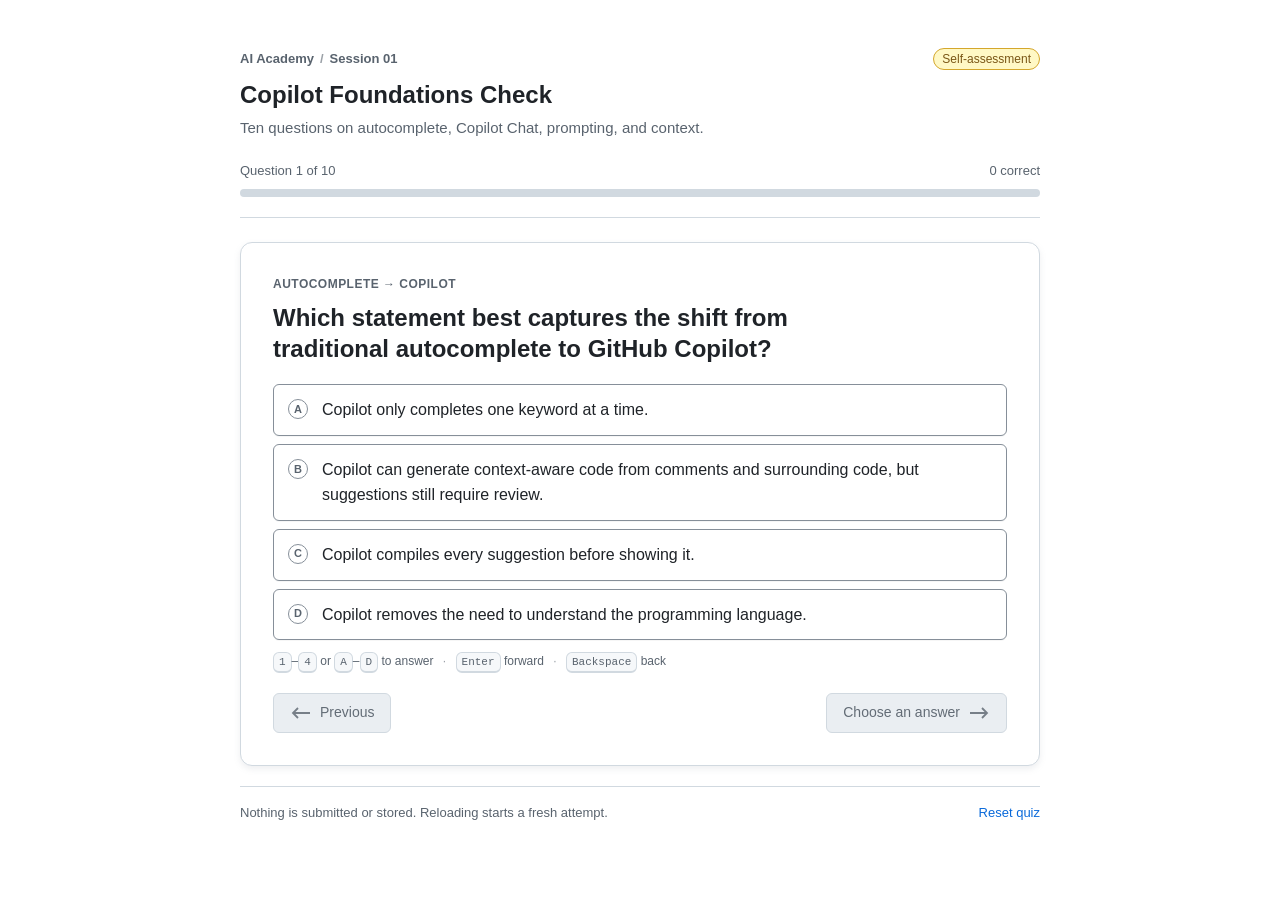
<file: docs/index.html>
<!doctype html>
<html lang="en">
<head>
    <meta charset="utf-8">
    <meta name="viewport" content="width=device-width, initial-scale=1">
    <meta name="color-scheme" content="light dark">
    <meta name="description" content="A self-assessment quiz for the first GitHub Copilot workshop session.">
    <title>Copilot Foundations Check</title>

    <link rel="icon" href="data:image/svg+xml,%3Csvg xmlns='http://www.w3.org/2000/svg' viewBox='0 0 32 32'%3E%3Crect width='32' height='32' rx='6' fill='%231f883d'/%3E%3Cpath d='M8 16.5l5.5 5.5L24 11' fill='none' stroke='%23fff' stroke-width='3.5' stroke-linecap='round' stroke-linejoin='round'/%3E%3C/svg%3E">

    <link rel="stylesheet" href="quiz.css">
</head>
<body>
    <a class="skip-link" href="#question-text">Skip to the question</a>

    <main class="quiz-shell">
        <header class="quiz-header">
            <div class="header-top">
                <p class="eyebrow">AI Academy <span aria-hidden="true">/</span> Session 01</p>
                <span class="self-check-badge">Self-assessment</span>
            </div>
            <h1 id="quiz-title">Copilot Foundations Check</h1>
            <p class="intro">Ten questions on autocomplete, Copilot Chat, prompting, and context.</p>
            <div class="progress-meta">
                <span id="question-count">Question 1 of 10</span>
                <span id="score-summary">0 correct</span>
            </div>
            <div class="progress-track" aria-hidden="true">
                <div class="progress-bar" id="progress-bar"></div>
            </div>
        </header>

        <section class="panel" id="question-panel" aria-labelledby="question-text">
            <p class="question-kicker" id="question-topic"></p>
            <h2 id="question-text" tabindex="-1"></h2>

            <div class="options" id="options" role="group" aria-labelledby="question-text"></div>

            <p class="kbd-hint">
                <kbd>1</kbd>&ndash;<kbd>4</kbd> or <kbd>A</kbd>&ndash;<kbd>D</kbd> to answer
                <span class="kbd-sep" aria-hidden="true">&middot;</span>
                <kbd>Enter</kbd> forward
                <span class="kbd-sep" aria-hidden="true">&middot;</span>
                <kbd>Backspace</kbd> back
            </p>

            <div class="feedback" id="feedback" hidden>
                <p class="feedback-result" id="feedback-result"></p>
                <p class="feedback-copy" id="feedback-copy"></p>
                <p class="correct-answer" id="correct-answer"></p>
            </div>

            <div class="actions">
                <button class="button button-secondary" id="prev-button" type="button" disabled>
                    <svg class="button-arrow button-arrow-left" viewBox="0 0 20 12" width="20" height="12" aria-hidden="true" focusable="false">
                        <path d="M0 6h17M12 1l5 5-5 5" fill="none" stroke="currentColor" stroke-width="1.8"/>
                    </svg>
                    <span>Previous</span>
                </button>
                <button class="button" id="next-button" type="button" disabled>
                    <span id="next-label">Choose an answer</span>
                    <svg class="button-arrow" viewBox="0 0 20 12" width="20" height="12" aria-hidden="true" focusable="false">
                        <path d="M0 6h17M12 1l5 5-5 5" fill="none" stroke="currentColor" stroke-width="1.8"/>
                    </svg>
                </button>
            </div>
        </section>

        <section class="panel completion-panel" id="completion-panel" aria-labelledby="completion-title" hidden>
            <p class="question-kicker">Session complete</p>
            <p class="completion-mark" id="completion-mark"></p>
            <p class="final-score" id="final-score"></p>
            <h2 id="completion-title" tabindex="-1"></h2>
            <p class="completion-message" id="completion-message"></p>
            <div class="actions actions-start">
                <button class="button" id="reset-button" type="button">Try again</button>
                <button class="button button-secondary" id="review-button" type="button">
                    <svg class="button-arrow button-arrow-left" viewBox="0 0 20 12" width="20" height="12" aria-hidden="true" focusable="false">
                        <path d="M0 6h17M12 1l5 5-5 5" fill="none" stroke="currentColor" stroke-width="1.8"/>
                    </svg>
                    <span id="review-label">Review answers</span>
                </button>
            </div>
        </section>

        <footer class="quiz-footer">
            <p class="footer-note">Nothing is submitted or stored. Reloading starts a fresh attempt.</p>
            <button class="text-button" id="footer-reset-button" type="button">Reset quiz</button>
        </footer>
    </main>

    <p class="sr-only" id="live-region" role="status" aria-live="polite"></p>

    <script src="data/session-01.js"></script>
    <script src="quiz.js"></script>
</body>
</html>
</file>
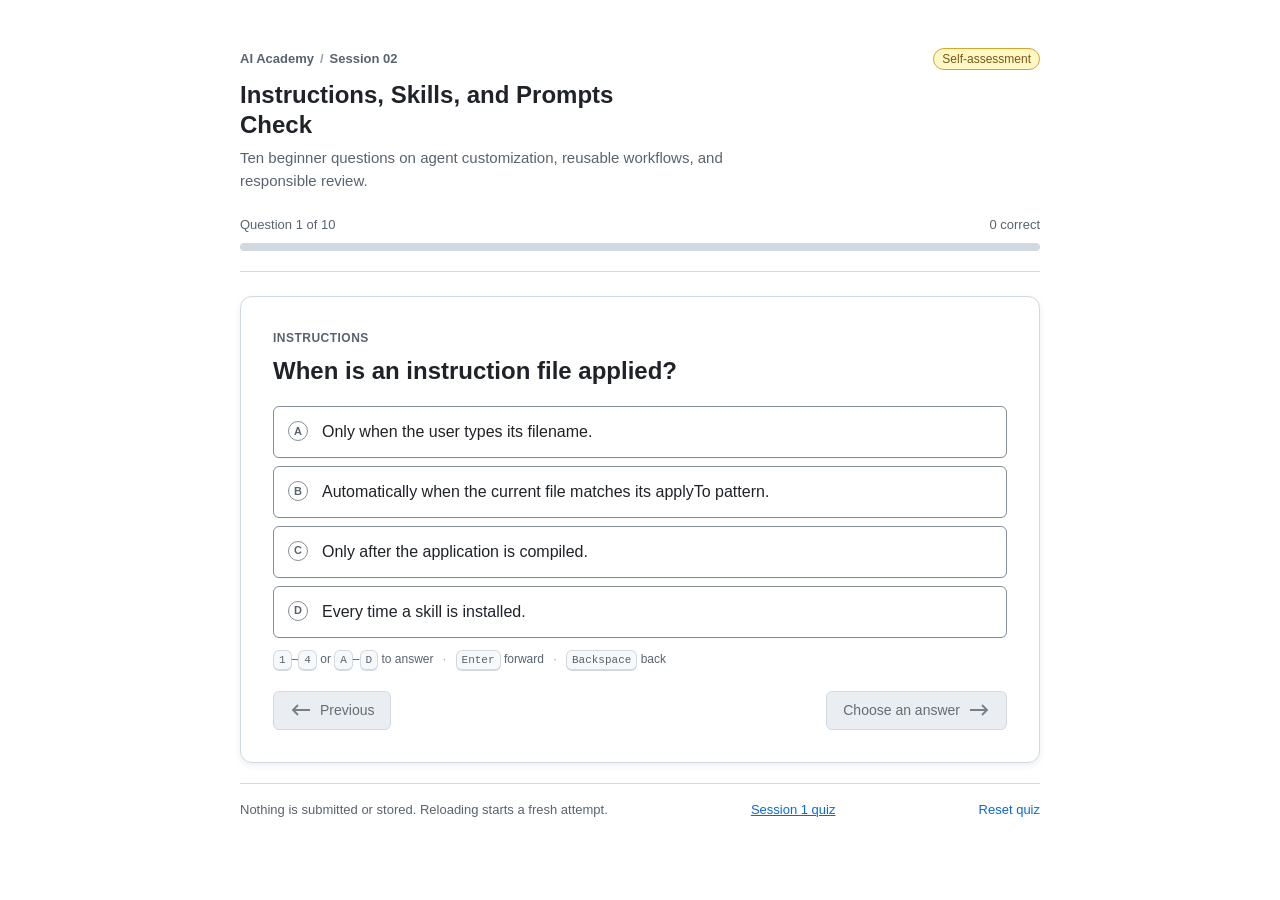
<file: docs/session-02.html>
<!doctype html>
<html lang="en">
<head>
    <meta charset="utf-8">
    <meta name="viewport" content="width=device-width, initial-scale=1">
    <meta name="color-scheme" content="light dark">
    <meta name="description" content="A beginner self-assessment quiz about instructions, skills, and prompts in GitHub Copilot.">
    <title>Instructions, Skills, and Prompts Check</title>

    <link rel="icon" href="data:image/svg+xml,%3Csvg xmlns='http://www.w3.org/2000/svg' viewBox='0 0 32 32'%3E%3Crect width='32' height='32' rx='6' fill='%231f883d'/%3E%3Cpath d='M8 16.5l5.5 5.5L24 11' fill='none' stroke='%23fff' stroke-width='3.5' stroke-linecap='round' stroke-linejoin='round'/%3E%3C/svg%3E">

    <link rel="stylesheet" href="quiz.css">
</head>
<body>
    <a class="skip-link" href="#question-text">Skip to the question</a>

    <main class="quiz-shell">
        <header class="quiz-header">
            <div class="header-top">
                <p class="eyebrow">AI Academy <span aria-hidden="true">/</span> Session 02</p>
                <span class="self-check-badge">Self-assessment</span>
            </div>
            <h1 id="quiz-title">Instructions, Skills, and Prompts Check</h1>
            <p class="intro">Ten beginner questions on agent customization, reusable workflows, and responsible review.</p>
            <div class="progress-meta">
                <span id="question-count">Question 1 of 10</span>
                <span id="score-summary">0 correct</span>
            </div>
            <div class="progress-track" aria-hidden="true">
                <div class="progress-bar" id="progress-bar"></div>
            </div>
        </header>

        <section class="panel" id="question-panel" aria-labelledby="question-text">
            <p class="question-kicker" id="question-topic"></p>
            <h2 id="question-text" tabindex="-1"></h2>

            <div class="options" id="options" role="group" aria-labelledby="question-text"></div>

            <p class="kbd-hint">
                <kbd>1</kbd>&ndash;<kbd>4</kbd> or <kbd>A</kbd>&ndash;<kbd>D</kbd> to answer
                <span class="kbd-sep" aria-hidden="true">&middot;</span>
                <kbd>Enter</kbd> forward
                <span class="kbd-sep" aria-hidden="true">&middot;</span>
                <kbd>Backspace</kbd> back
            </p>

            <div class="feedback" id="feedback" hidden>
                <p class="feedback-result" id="feedback-result"></p>
                <p class="feedback-copy" id="feedback-copy"></p>
                <p class="correct-answer" id="correct-answer"></p>
            </div>

            <div class="actions">
                <button class="button button-secondary" id="prev-button" type="button" disabled>
                    <svg class="button-arrow button-arrow-left" viewBox="0 0 20 12" width="20" height="12" aria-hidden="true" focusable="false">
                        <path d="M0 6h17M12 1l5 5-5 5" fill="none" stroke="currentColor" stroke-width="1.8"/>
                    </svg>
                    <span>Previous</span>
                </button>
                <button class="button" id="next-button" type="button" disabled>
                    <span id="next-label">Choose an answer</span>
                    <svg class="button-arrow" viewBox="0 0 20 12" width="20" height="12" aria-hidden="true" focusable="false">
                        <path d="M0 6h17M12 1l5 5-5 5" fill="none" stroke="currentColor" stroke-width="1.8"/>
                    </svg>
                </button>
            </div>
        </section>

        <section class="panel completion-panel" id="completion-panel" aria-labelledby="completion-title" hidden>
            <p class="question-kicker">Session complete</p>
            <p class="completion-mark" id="completion-mark"></p>
            <p class="final-score" id="final-score"></p>
            <h2 id="completion-title" tabindex="-1"></h2>
            <p class="completion-message" id="completion-message"></p>
            <div class="actions actions-start">
                <button class="button" id="reset-button" type="button">Try again</button>
                <button class="button button-secondary" id="review-button" type="button">
                    <svg class="button-arrow button-arrow-left" viewBox="0 0 20 12" width="20" height="12" aria-hidden="true" focusable="false">
                        <path d="M0 6h17M12 1l5 5-5 5" fill="none" stroke="currentColor" stroke-width="1.8"/>
                    </svg>
                    <span id="review-label">Review answers</span>
                </button>
            </div>
        </section>

        <footer class="quiz-footer">
            <p class="footer-note">Nothing is submitted or stored. Reloading starts a fresh attempt.</p>
            <a class="text-button" href="index.html">Session 1 quiz</a>
            <button class="text-button" id="footer-reset-button" type="button">Reset quiz</button>
        </footer>
    </main>

    <p class="sr-only" id="live-region" role="status" aria-live="polite"></p>

    <script src="data/session-02.js"></script>
    <script src="quiz.js"></script>
</body>
</html>
</file>
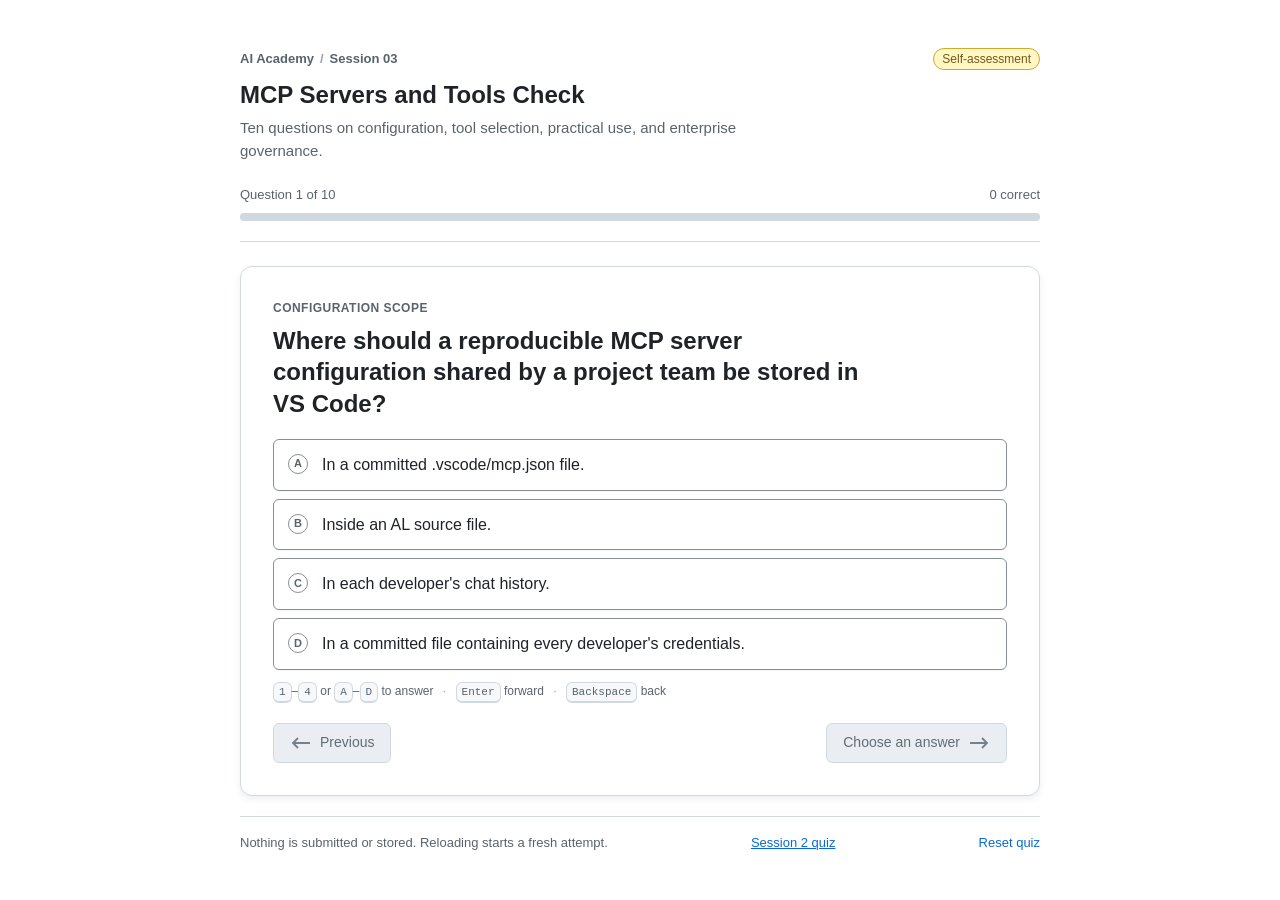
<file: docs/session-03.html>
<!doctype html>
<html lang="en">
<head>
    <meta charset="utf-8">
    <meta name="viewport" content="width=device-width, initial-scale=1">
    <meta name="color-scheme" content="light dark">
    <meta name="description" content="A self-assessment quiz about using and governing MCP servers in GitHub Copilot.">
    <title>MCP Servers and Tools Check</title>

    <link rel="icon" href="data:image/svg+xml,%3Csvg xmlns='http://www.w3.org/2000/svg' viewBox='0 0 32 32'%3E%3Crect width='32' height='32' rx='6' fill='%231f883d'/%3E%3Cpath d='M8 16.5l5.5 5.5L24 11' fill='none' stroke='%23fff' stroke-width='3.5' stroke-linecap='round' stroke-linejoin='round'/%3E%3C/svg%3E">

    <link rel="stylesheet" href="quiz.css">
</head>
<body>
    <a class="skip-link" href="#question-text">Skip to the question</a>

    <main class="quiz-shell">
        <header class="quiz-header">
            <div class="header-top">
                <p class="eyebrow">AI Academy <span aria-hidden="true">/</span> Session 03</p>
                <span class="self-check-badge">Self-assessment</span>
            </div>
            <h1 id="quiz-title">MCP Servers and Tools Check</h1>
            <p class="intro">Ten questions on configuration, tool selection, practical use, and enterprise governance.</p>
            <div class="progress-meta">
                <span id="question-count">Question 1 of 10</span>
                <span id="score-summary">0 correct</span>
            </div>
            <div class="progress-track" aria-hidden="true">
                <div class="progress-bar" id="progress-bar"></div>
            </div>
        </header>

        <section class="panel" id="question-panel" aria-labelledby="question-text">
            <p class="question-kicker" id="question-topic"></p>
            <h2 id="question-text" tabindex="-1"></h2>

            <div class="options" id="options" role="group" aria-labelledby="question-text"></div>

            <p class="kbd-hint">
                <kbd>1</kbd>&ndash;<kbd>4</kbd> or <kbd>A</kbd>&ndash;<kbd>D</kbd> to answer
                <span class="kbd-sep" aria-hidden="true">&middot;</span>
                <kbd>Enter</kbd> forward
                <span class="kbd-sep" aria-hidden="true">&middot;</span>
                <kbd>Backspace</kbd> back
            </p>

            <div class="feedback" id="feedback" hidden>
                <p class="feedback-result" id="feedback-result"></p>
                <p class="feedback-copy" id="feedback-copy"></p>
                <p class="correct-answer" id="correct-answer"></p>
            </div>

            <div class="actions">
                <button class="button button-secondary" id="prev-button" type="button" disabled>
                    <svg class="button-arrow button-arrow-left" viewBox="0 0 20 12" width="20" height="12" aria-hidden="true" focusable="false">
                        <path d="M0 6h17M12 1l5 5-5 5" fill="none" stroke="currentColor" stroke-width="1.8"/>
                    </svg>
                    <span>Previous</span>
                </button>
                <button class="button" id="next-button" type="button" disabled>
                    <span id="next-label">Choose an answer</span>
                    <svg class="button-arrow" viewBox="0 0 20 12" width="20" height="12" aria-hidden="true" focusable="false">
                        <path d="M0 6h17M12 1l5 5-5 5" fill="none" stroke="currentColor" stroke-width="1.8"/>
                    </svg>
                </button>
            </div>
        </section>

        <section class="panel completion-panel" id="completion-panel" aria-labelledby="completion-title" hidden>
            <p class="question-kicker">Session complete</p>
            <p class="completion-mark" id="completion-mark"></p>
            <p class="final-score" id="final-score"></p>
            <h2 id="completion-title" tabindex="-1"></h2>
            <p class="completion-message" id="completion-message"></p>
            <div class="actions actions-start">
                <button class="button" id="reset-button" type="button">Try again</button>
                <button class="button button-secondary" id="review-button" type="button">
                    <svg class="button-arrow button-arrow-left" viewBox="0 0 20 12" width="20" height="12" aria-hidden="true" focusable="false">
                        <path d="M0 6h17M12 1l5 5-5 5" fill="none" stroke="currentColor" stroke-width="1.8"/>
                    </svg>
                    <span id="review-label">Review answers</span>
                </button>
            </div>
        </section>

        <footer class="quiz-footer">
            <p class="footer-note">Nothing is submitted or stored. Reloading starts a fresh attempt.</p>
            <a class="text-button" href="session-02.html">Session 2 quiz</a>
            <button class="text-button" id="footer-reset-button" type="button">Reset quiz</button>
        </footer>
    </main>

    <p class="sr-only" id="live-region" role="status" aria-live="polite"></p>

    <script src="data/session-03.js"></script>
    <script src="quiz.js"></script>
</body>
</html>
</file>
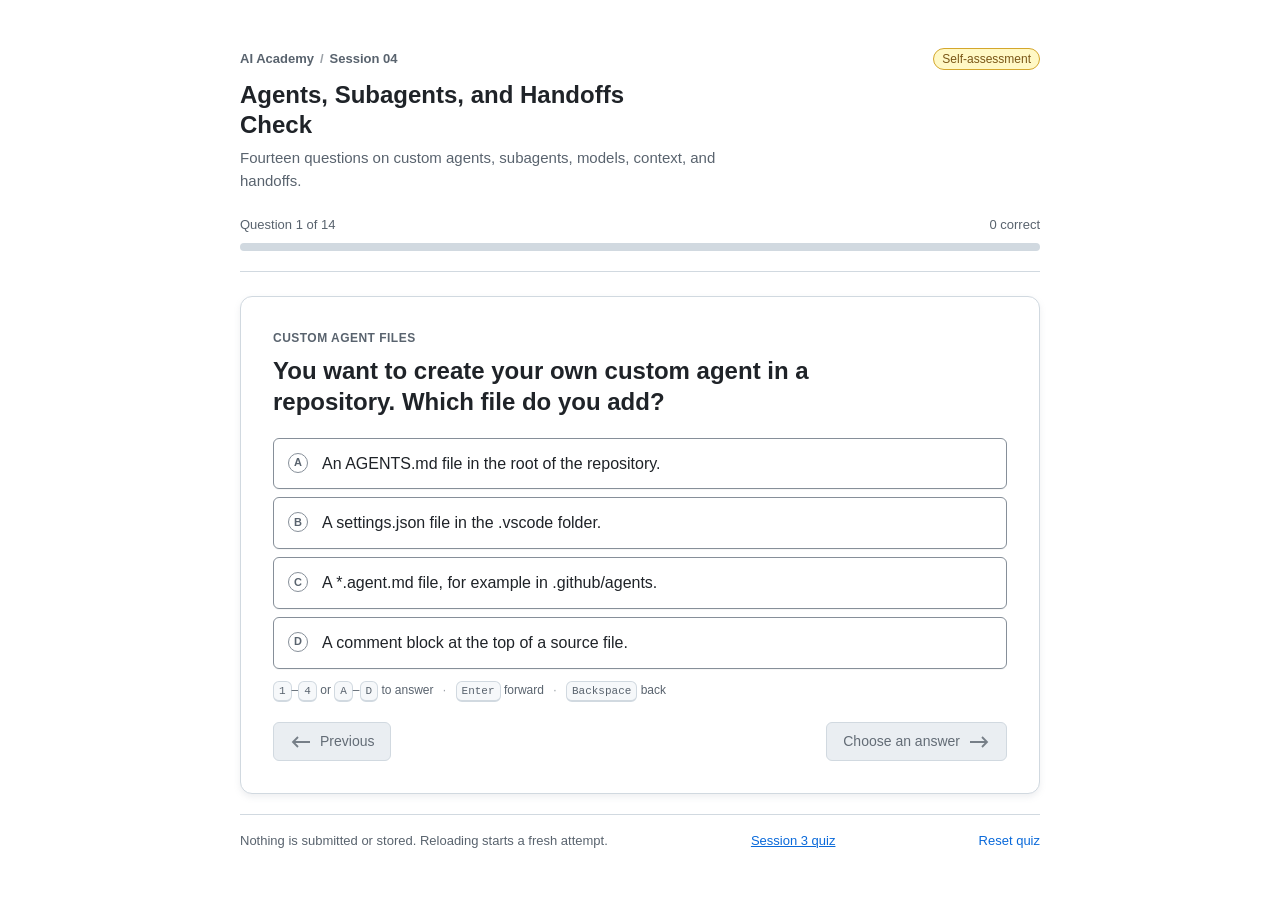
<file: docs/session-04.html>
<!doctype html>
<html lang="en">
<head>
    <meta charset="utf-8">
    <meta name="viewport" content="width=device-width, initial-scale=1">
    <meta name="color-scheme" content="light dark">
    <meta name="description" content="A self-assessment quiz about custom agents, subagent calls, handoffs, and tool limits in VS Code.">
    <title>Agents, Subagents, and Handoffs Check</title>

    <link rel="icon" href="data:image/svg+xml,%3Csvg xmlns='http://www.w3.org/2000/svg' viewBox='0 0 32 32'%3E%3Crect width='32' height='32' rx='6' fill='%231f883d'/%3E%3Cpath d='M8 16.5l5.5 5.5L24 11' fill='none' stroke='%23fff' stroke-width='3.5' stroke-linecap='round' stroke-linejoin='round'/%3E%3C/svg%3E">

    <link rel="stylesheet" href="quiz.css">
</head>
<body>
    <a class="skip-link" href="#question-text">Skip to the question</a>

    <main class="quiz-shell">
        <header class="quiz-header">
            <div class="header-top">
                <p class="eyebrow">AI Academy <span aria-hidden="true">/</span> Session 04</p>
                <span class="self-check-badge">Self-assessment</span>
            </div>
            <h1 id="quiz-title">Agents, Subagents, and Handoffs Check</h1>
            <p class="intro">Fourteen questions on custom agents, subagents, models, context, and handoffs.</p>
            <div class="progress-meta">
                <span id="question-count">Question 1 of 10</span>
                <span id="score-summary">0 correct</span>
            </div>
            <div class="progress-track" aria-hidden="true">
                <div class="progress-bar" id="progress-bar"></div>
            </div>
        </header>

        <section class="panel" id="question-panel" aria-labelledby="question-text">
            <p class="question-kicker" id="question-topic"></p>
            <h2 id="question-text" tabindex="-1"></h2>

            <div class="options" id="options" role="group" aria-labelledby="question-text"></div>

            <p class="kbd-hint">
                <kbd>1</kbd>&ndash;<kbd>4</kbd> or <kbd>A</kbd>&ndash;<kbd>D</kbd> to answer
                <span class="kbd-sep" aria-hidden="true">&middot;</span>
                <kbd>Enter</kbd> forward
                <span class="kbd-sep" aria-hidden="true">&middot;</span>
                <kbd>Backspace</kbd> back
            </p>

            <div class="feedback" id="feedback" hidden>
                <p class="feedback-result" id="feedback-result"></p>
                <p class="feedback-copy" id="feedback-copy"></p>
                <p class="correct-answer" id="correct-answer"></p>
            </div>

            <div class="actions">
                <button class="button button-secondary" id="prev-button" type="button" disabled>
                    <svg class="button-arrow button-arrow-left" viewBox="0 0 20 12" width="20" height="12" aria-hidden="true" focusable="false">
                        <path d="M0 6h17M12 1l5 5-5 5" fill="none" stroke="currentColor" stroke-width="1.8"/>
                    </svg>
                    <span>Previous</span>
                </button>
                <button class="button" id="next-button" type="button" disabled>
                    <span id="next-label">Choose an answer</span>
                    <svg class="button-arrow" viewBox="0 0 20 12" width="20" height="12" aria-hidden="true" focusable="false">
                        <path d="M0 6h17M12 1l5 5-5 5" fill="none" stroke="currentColor" stroke-width="1.8"/>
                    </svg>
                </button>
            </div>
        </section>

        <section class="panel completion-panel" id="completion-panel" aria-labelledby="completion-title" hidden>
            <p class="question-kicker">Session complete</p>
            <p class="completion-mark" id="completion-mark"></p>
            <p class="final-score" id="final-score"></p>
            <h2 id="completion-title" tabindex="-1"></h2>
            <p class="completion-message" id="completion-message"></p>
            <div class="actions actions-start">
                <button class="button" id="reset-button" type="button">Try again</button>
                <button class="button button-secondary" id="review-button" type="button">
                    <svg class="button-arrow button-arrow-left" viewBox="0 0 20 12" width="20" height="12" aria-hidden="true" focusable="false">
                        <path d="M0 6h17M12 1l5 5-5 5" fill="none" stroke="currentColor" stroke-width="1.8"/>
                    </svg>
                    <span id="review-label">Review answers</span>
                </button>
            </div>
        </section>

        <footer class="quiz-footer">
            <p class="footer-note">Nothing is submitted or stored. Reloading starts a fresh attempt.</p>
            <a class="text-button" href="session-03.html">Session 3 quiz</a>
            <button class="text-button" id="footer-reset-button" type="button">Reset quiz</button>
        </footer>
    </main>

    <p class="sr-only" id="live-region" role="status" aria-live="polite"></p>

    <script src="data/session-04.js"></script>
    <script src="quiz.js"></script>
</body>
</html>
</file>
<file: docs/quiz.css>
/* ============================================================================
   AI Academy quiz — Primer-derived palette on the native system font stack, so
   the quiz reads as part of the same world as github.com and VS Code.

   Conventions and the reasoning behind them are documented in STYLE.md.
   Two deliberate departures from stock Primer:
     - interactive borders use --border-control, darker than Primer's #d1d9e0
       (1.43:1), which would fail WCAG 1.4.11 for control boundaries;
     - no webfont, no CDN, no external request of any kind.
   ========================================================================== */

:root {
    color-scheme: light dark;

    --canvas: #ffffff;
    --canvas-subtle: #f6f8fa;

    --fg: #1f2328;              /* 15.80:1 on canvas */
    --fg-muted: #59636e;        /* 6.11:1 on canvas */

    --border: #d1d9e0;          /* decorative dividers only */
    --border-control: #868f99;  /* interactive boundaries, 3.28:1 */

    --accent: #0969da;          /* 5.19:1 */
    --accent-emphasis: #0969da;

    --success: #1a7f37;         /* 5.08:1 */
    --success-fg: #116329;      /* 6.64:1 on success-subtle */
    --success-subtle: #dafbe1;
    --success-emphasis: #1f883d;

    --danger-fg: #a40e26;       /* 6.86:1 on danger-subtle */
    --danger-subtle: #ffebe9;
    --danger-emphasis: #cf222e;

    --attention-fg: #7a5616;
    --attention-subtle: #fff8c5;
    --attention-border: #d4a72c;

    --disabled-bg: #eaeef2;
    --disabled-fg: #636c76;     /* 4.57:1 */

    --on-emphasis: #ffffff;
    --shadow-sm: 0 1px 0 rgba(31, 35, 40, 0.04);
    --shadow-md: 0 3px 6px rgba(140, 149, 159, 0.15);

    --radius: 6px;
    --radius-lg: 12px;

    --sans: -apple-system, BlinkMacSystemFont, "Segoe UI", "Noto Sans", Helvetica, Arial, sans-serif;
    --mono: ui-monospace, SFMono-Regular, "SF Mono", Menlo, Consolas, "Liberation Mono", monospace;
}

@media (prefers-color-scheme: dark) {
    :root {
        --canvas: #0d1117;
        --canvas-subtle: #151b23;

        --fg: #f0f6fc;          /* 17.39:1 */
        --fg-muted: #9198a1;    /* 6.50:1 */

        --border: #3d444d;
        --border-control: #6e7681;  /* 4.12:1 */

        --accent: #4493f8;      /* 6.11:1 */
        --accent-emphasis: #1f6feb;

        --success: #3fb950;     /* 7.45:1 */
        --success-fg: #3fb950;
        --success-subtle: #0f2417;
        --success-emphasis: #238636;

        --danger-fg: #f85149;
        --danger-subtle: #2a1416;
        --danger-emphasis: #da3633;

        --attention-fg: #d29922;
        --attention-subtle: #272115;
        --attention-border: #9e6a03;

        --disabled-bg: #21262d;
        --disabled-fg: #8b949e;  /* 4.95:1 */

        --on-emphasis: #ffffff;
        --shadow-sm: 0 0 transparent;
        --shadow-md: 0 3px 6px rgba(1, 4, 9, 0.6);
    }
}

*,
*::before,
*::after {
    box-sizing: border-box;
}

body {
    /* No min-width: the layout is fluid and min() handles the narrow end.
       A fixed floor forced horizontal scroll below ~320px. */
    min-height: 100vh;
    margin: 0;
    color: var(--fg);
    background: var(--canvas);
    font-family: var(--sans);
    font-size: 1rem;
    line-height: 1.55;
    -webkit-font-smoothing: antialiased;
}

button {
    font: inherit;
    color: inherit;
}

/* ── Focus & skip link ─────────────────────────────────────────────────── */

:focus-visible {
    outline: 2px solid var(--accent);
    outline-offset: 2px;
}

.skip-link {
    position: absolute;
    top: 8px;
    left: 8px;
    z-index: 10;
    padding: 10px 14px;
    border-radius: var(--radius);
    color: var(--on-emphasis);
    background: var(--accent-emphasis);
    font-weight: 600;
    text-decoration: none;
    transform: translateY(-160%);
    transition: transform 120ms ease;
}

.skip-link:focus-visible {
    transform: translateY(0);
}

/* ── Shell & header ────────────────────────────────────────────────────── */

.quiz-shell {
    width: min(100% - 32px, 800px);
    margin: 0 auto;
    padding: 48px 0 32px;
}

.quiz-header {
    margin-bottom: 24px;
    padding-bottom: 20px;
    border-bottom: 1px solid var(--border);
}

.header-top {
    display: flex;
    align-items: center;
    justify-content: space-between;
    gap: 16px;
}

.eyebrow {
    display: inline-flex;
    align-items: center;
    margin: 0;
    color: var(--fg-muted);
    font-size: 0.8125rem;
    font-weight: 600;
}

.eyebrow span {
    margin: 0 6px;
    opacity: 0.6;
}

/* Primer "Label" component. */
.self-check-badge {
    flex: 0 0 auto;
    padding: 0 8px;
    border: 1px solid var(--attention-border);
    border-radius: 2em;
    color: var(--attention-fg);
    background: var(--attention-subtle);
    font-size: 0.75rem;
    font-weight: 500;
    line-height: 20px;
}

h1,
h2 {
    margin: 0;
    font-family: inherit;
}

h1 {
    max-width: 30ch;
    overflow-wrap: break-word;
    margin-top: 10px;
    font-size: 1.5rem;
    font-weight: 600;
    line-height: 1.25;
}

.intro {
    max-width: 62ch;
    margin: 6px 0 0;
    color: var(--fg-muted);
    font-size: 0.9375rem;
}

.progress-meta {
    display: flex;
    justify-content: space-between;
    gap: 16px;
    margin-top: 22px;
    color: var(--fg-muted);
    font-size: 0.8125rem;
    font-weight: 500;
}

.progress-track {
    height: 8px;
    margin-top: 8px;
    overflow: hidden;
    border-radius: 2em;
    background: var(--border);
}

.progress-bar {
    width: 0;
    height: 100%;
    border-radius: 2em;
    background: var(--success-emphasis);
    transition: width 260ms cubic-bezier(0.22, 1, 0.36, 1);
}

/* ── Panels ────────────────────────────────────────────────────────────── */

.panel {
    padding: clamp(20px, 4vw, 32px);
    border: 1px solid var(--border);
    border-radius: var(--radius-lg);
    background: var(--canvas);
    box-shadow: var(--shadow-md);
}

.question-kicker {
    margin: 0;
    color: var(--fg-muted);
    font-size: 0.75rem;
    font-weight: 600;
    letter-spacing: 0.04em;
    text-transform: uppercase;
}

h2 {
    max-width: 46ch;
    margin-top: 8px;
    font-size: clamp(1.1875rem, 2.2vw, 1.5rem);
    font-weight: 600;
    line-height: 1.3;
}

/* #question-text and #completion-title receive focus programmatically so the
   new content is announced. They are not in the tab order and are not
   interactive, so a focus ring here would read as a rendering artefact rather
   than a focus cue — the changed content is the cue. */
h2:focus,
h2:focus-visible {
    outline: none;
}

/* ── Options ───────────────────────────────────────────────────────────── */

.options {
    display: grid;
    gap: 8px;
    margin-top: 20px;
}

.option {
    display: grid;
    grid-template-columns: 22px 1fr;
    align-items: start;
    gap: 12px;
    width: 100%;
    padding: 12px 14px;
    border: 1px solid var(--border-control);
    border-radius: var(--radius);
    background: var(--canvas);
    box-shadow: var(--shadow-sm);
    cursor: pointer;
    text-align: left;
    transition: background-color 120ms ease, border-color 120ms ease;
}

.option:hover:not(:disabled),
.option:focus-visible:not(:disabled) {
    border-color: var(--accent);
    background: var(--canvas-subtle);
}

.option:disabled {
    box-shadow: none;
    cursor: default;
}

.option-label {
    padding-top: 1px;
}

/* Radio-looking circle, drawn rather than imported. */
.option-marker {
    display: grid;
    place-items: center;
    width: 20px;
    height: 20px;
    margin-top: 2px;
    border: 1px solid var(--border-control);
    border-radius: 50%;
    color: var(--fg-muted);
    background: var(--canvas);
    font-size: 0.6875rem;
    font-weight: 600;
}

.option:hover:not(:disabled) .option-marker {
    border-color: var(--accent);
    color: var(--accent);
}

.option.is-correct {
    border-color: var(--success-emphasis);
    background: var(--success-subtle);
}

.option.is-correct .option-marker {
    border-color: var(--success-emphasis);
    color: var(--on-emphasis);
    background: var(--success-emphasis);
}

.option.is-wrong {
    border-color: var(--danger-emphasis);
    background: var(--danger-subtle);
}

.option.is-wrong .option-marker {
    border-color: var(--danger-emphasis);
    color: var(--on-emphasis);
    background: var(--danger-emphasis);
}

/* ── Keyboard hint ─────────────────────────────────────────────────────── */

.kbd-hint {
    margin: 12px 0 0;
    color: var(--fg-muted);
    font-size: 0.75rem;
}

kbd {
    display: inline-block;
    min-width: 1.6em;
    padding: 1px 5px;
    border: 1px solid var(--border);
    border-bottom-width: 2px;
    border-radius: var(--radius);
    background: var(--canvas-subtle);
    font-family: var(--mono);
    font-size: 0.6875rem;
    line-height: 16px;
    text-align: center;
}

.kbd-sep {
    margin: 0 6px;
    opacity: 0.6;
}

/* ── Feedback (Primer "flash" callout) ─────────────────────────────────── */

.feedback {
    margin-top: 18px;
    padding: 14px 16px;
    border: 1px solid var(--success-emphasis);
    border-radius: var(--radius);
    background: var(--success-subtle);
}

.feedback.is-wrong {
    border-color: var(--danger-emphasis);
    background: var(--danger-subtle);
}

.feedback-result {
    margin: 0;
    color: var(--success-fg);
    font-size: 0.9375rem;
    font-weight: 600;
}

.feedback.is-wrong .feedback-result {
    color: var(--danger-fg);
}

.feedback-copy {
    margin: 6px 0 0;
    font-size: 0.9375rem;
}

.correct-answer {
    margin: 8px 0 0;
    font-size: 0.9375rem;
    font-weight: 600;
}

/* ── Buttons ───────────────────────────────────────────────────────────── */

.actions {
    display: flex;
    align-items: center;
    justify-content: space-between;
    gap: 10px;
    margin-top: 20px;
}

.actions-start {
    justify-content: flex-start;
}

.button {
    display: inline-flex;
    align-items: center;
    justify-content: center;
    gap: 10px;
    padding: 8px 16px;
    border: 1px solid var(--success-emphasis);
    border-radius: var(--radius);
    color: var(--on-emphasis);
    background: var(--success-emphasis);
    cursor: pointer;
    font-size: 0.875rem;
    font-weight: 500;
    transition: background-color 120ms ease, border-color 120ms ease;
}

.button:hover:not(:disabled) {
    border-color: var(--success);
    background: var(--success);
}

.button:disabled {
    border-color: var(--border);
    color: var(--disabled-fg);
    background: var(--disabled-bg);
    cursor: default;
}

/* Primer's default (non-primary) button: used for backwards navigation, which
   should read as available but never as the expected next step. */
.button-secondary {
    border-color: var(--border-control);
    color: var(--fg);
    background: var(--canvas-subtle);
}

.button-secondary:hover:not(:disabled) {
    border-color: var(--border-control);
    background: var(--disabled-bg);
}

.button-secondary:disabled {
    border-color: var(--border);
    color: var(--disabled-fg);
    background: var(--disabled-bg);
}

.button-arrow {
    flex: 0 0 auto;
    color: currentColor;
    opacity: 0.85;
}

.button-arrow-left {
    transform: scaleX(-1);
}

/* ── Completion ────────────────────────────────────────────────────────── */

.completion-mark {
    margin: 14px 0 0;
    font-size: clamp(2.25rem, 7vw, 3.5rem);
    font-weight: 600;
    line-height: 1;
    letter-spacing: -0.02em;
    font-variant-numeric: tabular-nums;
}

.final-score {
    margin: 6px 0 0;
    color: var(--success-fg);
    font-size: 0.9375rem;
    font-weight: 600;
}

.completion-panel h2 {
    margin-top: 22px;
}

.completion-message {
    max-width: 62ch;
    margin: 8px 0 0;
    color: var(--fg-muted);
}

/* ── Footer ────────────────────────────────────────────────────────────── */

.quiz-footer {
    display: flex;
    align-items: baseline;
    justify-content: space-between;
    gap: 18px;
    margin-top: 20px;
    padding-top: 16px;
    border-top: 1px solid var(--border);
    color: var(--fg-muted);
    font-size: 0.8125rem;
}

.footer-note {
    margin: 0;
}

.text-button {
    padding: 0;
    border: 0;
    color: var(--accent);
    background: transparent;
    cursor: pointer;
    font-size: inherit;
    font-weight: 500;
}

.text-button:hover {
    text-decoration: underline;
}

/* ── Utilities ─────────────────────────────────────────────────────────── */

.sr-only {
    position: absolute;
    width: 1px;
    height: 1px;
    padding: 0;
    margin: -1px;
    overflow: hidden;
    clip: rect(0, 0, 0, 0);
    white-space: nowrap;
    border: 0;
}

[hidden] {
    display: none !important;
}

/* ── Responsive ────────────────────────────────────────────────────────── */

@media (max-width: 640px) {
    .quiz-shell {
        width: min(100% - 20px, 800px);
        padding-top: 26px;
    }

    .header-top {
        align-items: flex-start;
        flex-direction: column;
        gap: 10px;
    }

    .panel {
        padding: 18px 14px;
    }

    .option {
        gap: 10px;
        padding: 11px 12px;
    }

    .option-label,
    .feedback-copy,
    .correct-answer {
        overflow-wrap: break-word;
    }

    /* Below ~300px the two buttons cannot share a row. Wrapping is better than
       a 7px horizontal scroll, and letting them flex keeps the fit from being
       decided by a single pixel of slack at 320px. */
    .actions {
        flex-wrap: wrap;
        gap: 8px;
    }

    .actions .button {
        flex: 1 1 auto;
    }

    .quiz-footer {
        align-items: flex-start;
        flex-direction: column;
        gap: 10px;
    }
}

/* Very narrow: stack the action row deliberately with column-reverse, so the
   primary action sits on top. Relying on flex-wrap alone would stack them in
   DOM order and put Previous above Next. */
@media (max-width: 359px) {
    .actions {
        align-items: stretch;
        flex-direction: column-reverse;
    }

    .actions-start {
        flex-direction: column;
    }
}

@media (prefers-reduced-motion: reduce) {
    *,
    *::before,
    *::after {
        scroll-behavior: auto !important;
        transition-duration: 0.01ms !important;
        animation-duration: 0.01ms !important;
    }
}

@media print {
    body {
        background: #fff;
    }

    .panel {
        border-color: #999;
        box-shadow: none;
    }

    .actions,
    .kbd-hint,
    .text-button,
    .progress-track,
    .skip-link {
        display: none !important;
    }
}
</file>
